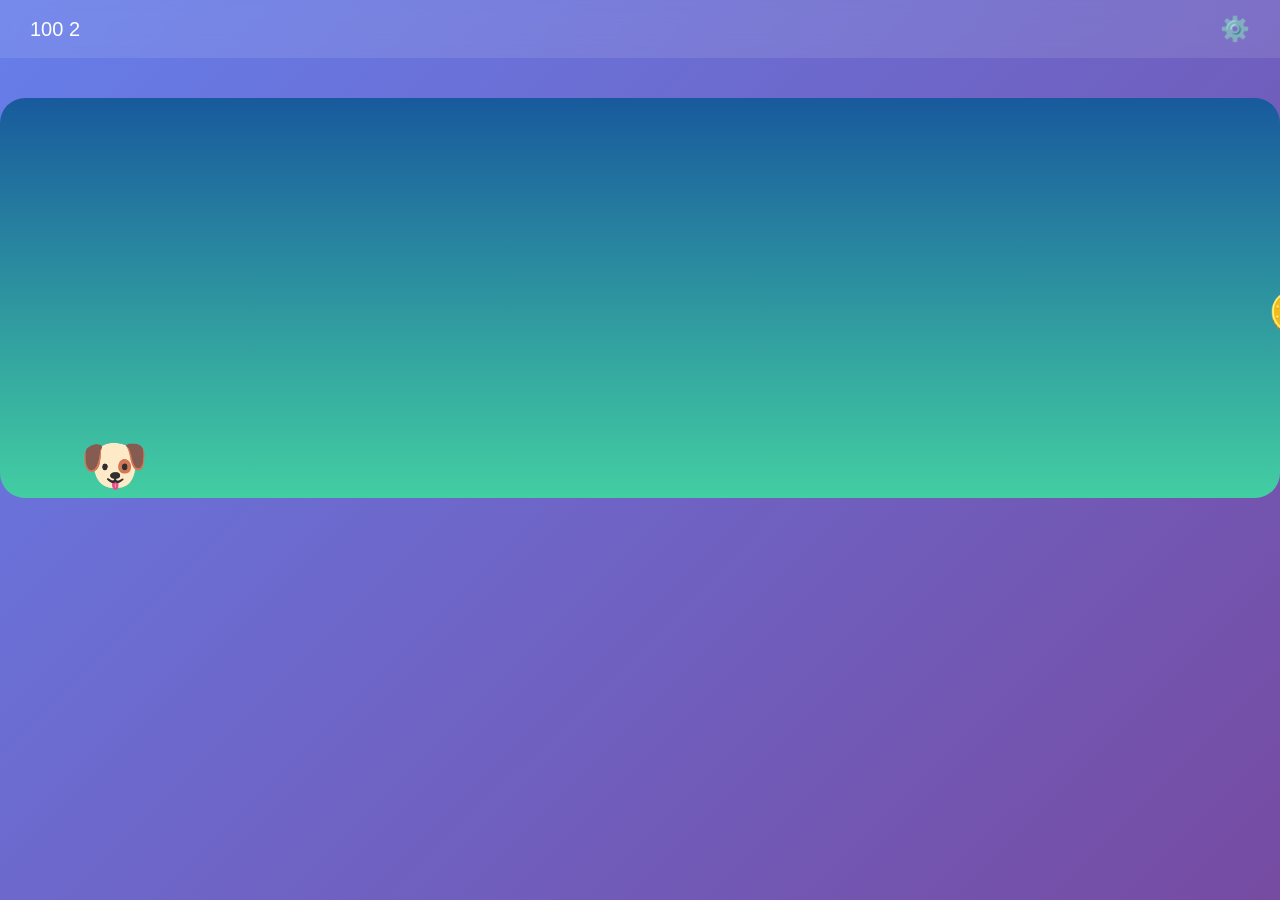
<file: animaldash/dash.html>
<!DOCTYPE html>
<html>
<head>
    <title>Animal Dash</title>
    <meta name="viewport" content="width=device-width, initial-scale=1.0">
    <link rel="stylesheet" href="dash.css">

    <!-- Inline toggle-switch styles (reuse same pattern as memory.css) -->
    <style>
        /* Settings toggle rows */
        .settings-dropdown label.toggle {
            display: flex;
            justify-content: space-between;
            align-items: center;
            font-size: 14px;
            font-weight: 600;
            color: white;
            margin-bottom: 14px;
            cursor: default;
        }

        /* Toggle wrapper */
        .toggle-wrap {
            position: relative;
            display: inline-block;
            width: 44px;
            height: 24px;
            flex-shrink: 0;
        }

        .toggle-wrap input[type="checkbox"] {
            opacity: 0;
            width: 0;
            height: 0;
            position: absolute;
        }

        /* Track */
        .toggle-wrap .slider {
            position: absolute;
            inset: 0;
            background: rgba(255,255,255,0.25);
            border-radius: 34px;
            cursor: pointer;
            transition: background 0.3s;
            border: 1px solid rgba(255,255,255,0.35);
        }

        /* Knob */
        .toggle-wrap .slider::before {
            content: "";
            position: absolute;
            width: 18px;
            height: 18px;
            left: 3px;
            top: 50%;
            transform: translateY(-50%);
            background: white;
            border-radius: 50%;
            transition: transform 0.3s, box-shadow 0.3s;
            box-shadow: 0 1px 4px rgba(0,0,0,0.25);
        }

        /* ON state */
        .toggle-wrap input:checked + .slider {
            background: #4ade80;
            border-color: #22c55e;
        }

        .toggle-wrap input:checked + .slider::before {
            transform: translateY(-50%) translateX(20px);
        }
    </style>
</head>
<body>

<input type="checkbox" id="settingsToggle" style="display:none;">

<div class="top-bar">
    <div class="left">
        <span id="coinDisplay">0</span>
        <span id="lifeDisplay">2</span>
    </div>
    <div class="right">
        <label for="settingsToggle" class="icon-btn">⚙️</label>
    </div>
</div>

<div class="settings-dropdown">
    <h3 style="margin-bottom:15px; text-align:center; color:white;">⚙️ Settings</h3>

    <label class="toggle">
        🎵 BGM
        <span class="toggle-wrap">
            <input type="checkbox" checked onchange="setBGMMuted(!this.checked)">
            <span class="slider"></span>
        </span>
    </label>

    <label class="toggle">
        🔊 Sound FX
        <span class="toggle-wrap">
            <input type="checkbox" checked onchange="sfx.setMuted(!this.checked)">
            <span class="slider"></span>
        </span>
    </label>

    <a href="../index.html" class="menu-btn">🏠 Back To Menu</a>
</div>

<div class="game-wrapper">
    <div class="game" id="game">
        <div id="player"></div>
    </div>
</div>

<div id="customAlert" class="confirm-overlay">
    <div class="confirm-box">
        <div class="confirm-icon"></div>
        <h3></h3>
        <p id="alertMessage"></p>
        <div class="confirm-btns">
            <button class="confirm-no" onclick="closeAlert()" style="background:#4caf50; width:100%;">OK</button>
        </div>
    </div>
</div>

<script src="dash.js"></script>
</body>
</html>
</file>
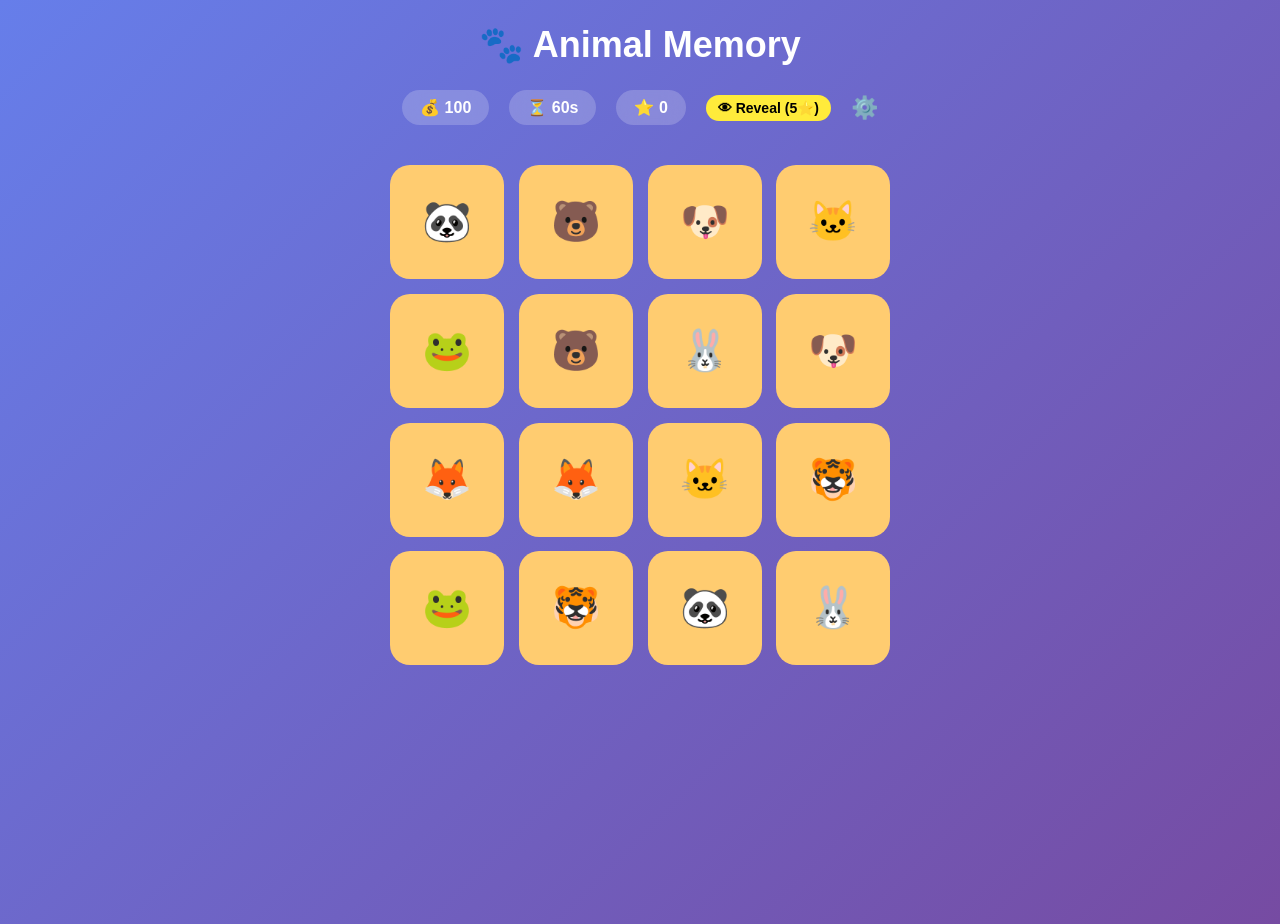
<file: animalmemory/memory.html>
<!DOCTYPE html>
<html lang="en">
<head>
    <meta charset="UTF-8">
    <meta name="viewport" content="width=device-width, initial-scale=1.0">
    <title>Animal Memory</title>
    <link rel="stylesheet" href="memory.css">
</head>
<body>

<!-- Settings Button ကို နှိပ်ရင် toggleSettings() ခေါ်ဖို့ အဆင်သင့်ပါပဲ -->
<div class="game-header">
    <h1>🐾 Animal Memory</h1>
    <div class="top-bar">
        <div class="stat" id="coinValue">💰 100</div>
        <div class="stat" id="timerDisplay">⏳ 60s</div>
        <div class="stat">⭐ <span id="stars">0</span></div>
        <button class="booster-btn" onclick="useEyeBooster()">👁 Reveal (5⭐)</button>
        <label class="settings-icon" style="cursor:pointer;" onclick="toggleSettings()">⚙️</label>
    </div>
</div>

<!-- Settings Panel ကို အောက်ပါအတိုင်း ပြင်ပါ -->
<div class="settings-panel">
    <h3>⚙️ Settings</h3>
    
    <div class="settings-row">
        <span>🎵 BGM</span>
        <span class="toggle-wrap">
            <!-- ID ကို bgmToggle လို့ ပေးထားပါတယ် -->
            <input type="checkbox" id="bgmToggle" checked onchange="setBGMMuted(!this.checked)">
            <label for="bgmToggle" class="slider"></label>
        </span>
    </div>

    <div class="settings-row">
        <span>🔊 Sound FX</span>
        <span class="toggle-wrap">
            <!-- ID ကို sfxToggle လို့ ပြောင်းထားပြီး function ကိုလည်း sfx.setMuted ပြောင်းထားပါတယ် -->
            <input type="checkbox" id="sfxToggle" checked onchange="sfx.setMuted(!this.checked)">
            <label for="sfxToggle" class="slider"></label>
        </span>
    </div>

    <a href="../index.html" class="menu-btn">🏠 Back To Menu</a>
</div>

<div class="board" id="board"></div>

<div id="resultBox" class="result-box hidden">
    <h2>🎉 Victory!</h2>
    <p id="finalScore"></p>
    <button onclick="location.reload()">🔄 Play Again</button>
</div>

<script src="memory.js"></script>
</body>
</html>
</file>
<file: animaldash/dash.css>
*{
    margin:0;
    padding:0;
    box-sizing:border-box;
    font-family:'Segoe UI',sans-serif;
}
body{
    background:linear-gradient(135deg,#667eea,#764ba2);
    height:100vh;
    overflow:hidden;
    color:white;
}
/* ===== TOP BAR ===== */
.top-bar{
    display:flex;
    justify-content:space-between;
    align-items:center;
    padding:15px 30px;
    background:rgba(255,255,255,0.1);
    backdrop-filter:blur(10px);
    font-size:20px;
}
.icon-btn{
    cursor:pointer;
    font-size:24px;
}
/* ===== GAME AREA ===== */
.game-wrapper{
    display:flex;
    justify-content:center;
    margin-top:20px;
}
#game {
    position: relative;
    width: 100%; /* (သို့) 900px */
    height: 400px;
    background: linear-gradient(to top,#43cea2,#185a9d);
    border-radius: 25px;
    overflow: hidden;
    margin: 20px auto;
}
#player{
    position:absolute;
    bottom:0;
    left:80px;
    font-size:55px;
}
.obstacle,.coin{
    position:absolute;
    bottom:0;
    font-size:40px;
}
.coin{
    bottom:120px;
}
/* ===== MODAL ===== */
.overlay{
    position:fixed;
    inset:0;
    background:rgba(0,0,0,0.6);
    display:none;
    justify-content:center;
    align-items:center;
}
.overlay.show{
    display:flex;
}
.modal{
    background:white;
    color:black;
    padding:40px;
    border-radius:20px;
    text-align:center;
    width:350px;
    animation:pop 0.3s ease;
}
.modal button{
    padding:12px 30px;
    margin:10px;
    border:none;
    border-radius:30px;
    cursor:pointer;
}
#restartBtn{
    background:#ff4d4d;
    color:white;
}
#continueBtn{
    background:#4caf50;
    color:white;
}
@keyframes pop{
    from{transform:scale(0.6);}
    to{transform:scale(1);}
}
/* ===== SETTINGS ===== */
/* Hide Toggle */
#settingsToggle{
    display:none;
}

/* Settings Overlay */
.settings{
    position:fixed;
    inset:0;
    background:rgba(0,0,0,0.6);
    display:none;
    justify-content:center;
    align-items:center;
}

/* ✅ OPEN WHEN CHECKED */
#settingsToggle:checked ~ .settings{
    display:flex;
}

/* Settings Box */
/* ✅ SETTINGS DROPDOWN (အခုလိုလေး ပြင်ပေးပါ) */
.settings-dropdown {
    position: absolute; top: 60px; right: 20px;
    background: rgba(255, 255, 255, 0.15); /* Glass Effect */
    backdrop-filter: blur(15px);
    border: 1px solid rgba(255, 255, 255, 0.2);
    padding: 20px; border-radius: 20px;
    width: 240px; display: none;
    box-shadow: 0 10px 30px rgba(0,0,0,0.3);
    z-index: 1000;
}

#settingsToggle:checked ~ .settings-dropdown { display: block; }

.toggle { 
    display: flex; justify-content: space-between; 
    margin-bottom: 15px; color: white; font-weight: bold; 
}


/* Game Over Box အလှဆင်ခြင်း */
/* ✅ CONFIRM OVERLAY (ကျောပြင် Blur) */
.confirm-overlay {
    position: fixed; inset: 0;
    background: rgba(0, 0, 0, 0.6);
    backdrop-filter: blur(8px); /* အနောက်ကို blur ပေးမယ် */
    display: none; justify-content: center; align-items: center;
    z-index: 2000;
}

/* ✅ MAIN BOX (Glassmorphism effect) */
.confirm-box {
    background: rgba(255, 255, 255, 0.1); /* မှန်ကြည်ရောင် */
    backdrop-filter: blur(15px);
    border: 2px solid rgba(255, 255, 255, 0.2);
    border-radius: 25px;
    padding: 35px; width: 330px; text-align: center;
    box-shadow: 0 20px 50px rgba(0,0,0,0.5);
    color: white;
    animation: confirmPop 0.4s cubic-bezier(0.175, 0.885, 0.32, 1.275);
}

@keyframes confirmPop { from { transform: scale(0.7); opacity: 0; } to { transform: scale(1); opacity: 1; } }

/* ✅ ICON & TEXT */
.confirm-icon { font-size: 55px; margin-bottom: 15px; display: block; }
.confirm-box h3 { font-size: 26px; margin-bottom: 10px; font-weight: bold; letter-spacing: 1px; }
.confirm-box p { font-size: 16px; opacity: 0.9; margin-bottom: 25px; }

/* ✅ OK BUTTON (Gradient Style) */
.confirm-btns { display: flex; justify-content: center; }
.confirm-btns .confirm-no {
    width: 100%; height: 50px;
    background: linear-gradient(45deg, #4caf50, #2e7d32); /* အစိမ်းရောင် gradient */
    color: white; border: none; border-radius: 50px;
    font-size: 16px; font-weight: bold; text-transform: uppercase;
    cursor: pointer; transition: 0.3s;
    box-shadow: 0 5px 15px rgba(76, 175, 80, 0.4);
}

.confirm-btns .confirm-no:hover {
    transform: scale(1.05);
    background: linear-gradient(45deg, #2e7d32, #1b5e20);
}

/* Menu Button လှလှလေး */
.menu-btn {
    display: block;
    width: 100%;
    padding: 12px;
    margin-top: 15px;
    border-radius: 10px;
    background: linear-gradient(45deg, #00c6ff, #0072ff); /* လှပတဲ့ အရောင်တောက်တောက် */
    color: white;
    text-align: center;
    text-decoration: none;
    font-weight: bold;
    transition: 0.3s;
}

.menu-btn:hover {
    transform: scale(1.03);
    background: linear-gradient(45deg, #0072ff, #00c6ff);
}


/* ===== RESPONSIVE ===== */
@media(max-width:900px){
    .game{
        width:95%;
        height:350px;
    }
}

.close-settings-btn{
    width:100%;
    padding:12px;
    margin-top:20px;
    border:none;
    border-radius:25px;
    background:#4caf50;
    color:white;
    font-size:16px;
    font-weight:bold;
    cursor:pointer;
    transition:0.3s;
}
.close-settings-btn:hover{
    background:#45a049;
    transform:scale(1.05);
}

/* ===== NO-JS STATIC FALLBACK ===== */
.static-note{
    text-align:center;
    margin-top:30px;
    font-size:16px;
    opacity:0.85;
    padding:0 20px;
}
.static-game{
    position:relative;
    width:900px;
    height:400px;
    background:linear-gradient(to top,#43cea2,#185a9d);
    border-radius:25px;
    overflow:hidden;
    box-shadow:0 15px 40px rgba(0,0,0,0.4);
    margin:20px auto 0;
}
.static-player{
    position:absolute;
    bottom:0;
    left:80px;
    font-size:55px;
}
.static-obstacle{
    position:absolute;
    bottom:0;
    right:120px;
    font-size:40px;
}
.static-coin{
    position:absolute;
    bottom:120px;
    right:300px;
    font-size:40px;
}
@media(max-width:900px){
    .static-game{ width:95%; height:350px; }
}
</file>
<file: animalmemory/memory.css>
body{
    margin:0;
    font-family:'Segoe UI',sans-serif;
    background:linear-gradient(135deg,#667eea,#764ba2);
    text-align:center;
    color:white;
    height: 100vh; /* Screen အပြည့်ယူမယ် */
    overflow: hidden; /* Scroll bar တွေကို ဖျောက်ပစ်မယ် */
}

/* Header */
.game-header{
    margin-top:20px;
}

h1{
    font-size:36px;
}

/* Top Bar */
.top-bar{
    display:flex;
    justify-content:center;
    gap:20px;
    align-items:center;
}

.stat{
    background:rgba(255,255,255,0.2);
    padding:8px 18px;
    border-radius:25px;
    backdrop-filter:blur(10px);
    font-weight:bold;
}

/* Settings Icon */
.settings-icon{
    cursor:pointer;
    font-size:22px;
    position:relative;
    z-index:300;
}

/* Settings Panel */
.settings-panel {
    position: fixed;
    top: 150px;
    right: calc(50% - min(300px, 48vw));
    width: 220px;
    padding: 20px;
    border-radius: 20px;
    background: rgba(255,255,255,0.18);
    backdrop-filter: blur(18px);
    -webkit-backdrop-filter: blur(18px);
    color: white;
    z-index: 1000;
    box-shadow: 0 8px 25px rgba(0,0,0,0.2);
    border: 1px solid rgba(255,255,255,0.3);
    
    /* Display:none အစား opacity သုံးပါမယ် (Animation ချောစေဖို့) */
    opacity: 0;
    pointer-events: none;
    transform: translateY(-20px);
    transition: all 0.3s ease;
}

/* Panel ပေါ်လာတဲ့အခြေအနေ */
.settings-panel.show {
    opacity: 1;
    pointer-events: auto;
    transform: translateY(0);
}

.settings-panel h3 {
    margin: 0 0 16px 0;
    font-size: 16px;
    letter-spacing: 0.5px;
}

/* Each settings row */
.settings-row {
    display: flex;
    justify-content: space-between;
    align-items: center;
    font-size: 14px;
    font-weight: 600;
    margin-bottom: 14px;
}

/* =====================
   TOGGLE SWITCH STYLE
   ===================== */
.toggle-wrap {
    position: relative;
    display: inline-block;
    width: 44px;
    height: 24px;
    flex-shrink: 0;
}

.toggle-wrap input[type="checkbox"] {
    opacity: 0;
    width: 0;
    height: 0;
    position: absolute;
}

/* The slider track */
.toggle-wrap .slider {
    position: absolute;
    inset: 0;
    background: rgba(255,255,255,0.25);
    border-radius: 34px;
    cursor: pointer;
    transition: background 0.3s;
    border: 1px solid rgba(255,255,255,0.35);
}

/* The slider knob */
.toggle-wrap .slider::before {
    content: "";
    position: absolute;
    width: 18px;
    height: 18px;
    left: 3px;
    top: 50%;
    transform: translateY(-50%);
    background: white;
    border-radius: 50%;
    transition: transform 0.3s, box-shadow 0.3s;
    box-shadow: 0 1px 4px rgba(0,0,0,0.25);
}

/* Checked state — green track */
.toggle-wrap input:checked + .slider {
    background: #4ade80;
    border-color: #22c55e;
}

/* Checked state — knob slides right */
.toggle-wrap input:checked + .slider::before {
    transform: translateY(-50%) translateX(20px);
}

/* ===================== */

.menu-btn{
    display:block;
    text-align:center;
    padding:8px;
    border-radius:15px;
    background:#0084ff;
    color:white;
    text-decoration:none;
    margin-top:10px;
    font-weight:600;
    font-size:14px;
    transition: background 0.2s, transform 0.2s;
}

.menu-btn:hover{
    background:#005ecb;
    transform:scale(1.05);
}

/* Show panel */
.settings-panel.show {
    display: block !important;
    animation: fadeIn 0.3s ease;
}

@keyframes fadeIn{
    from{opacity:0; transform:translateY(-10px);}
    to{opacity:1; transform:translateY(0);}
}

/* =====================
   BOARD
   ===================== */
.board {
    display: grid;
    grid-template-columns: repeat(4, 1fr);
    gap: 15px;
    justify-content: center;
    max-width: 500px;
    margin: 40px auto;
}

.booster-btn {
    background: #ffeb3b;
    border: none;
    padding: 5px 12px;
    border-radius: 15px;
    cursor: pointer;
    font-weight: bold;
    font-size: 14px;
    transition: 0.3s;
}

.booster-btn:hover {
    transform: scale(1.1);
    background: #fdd835;
}

/* Hide board checkboxes */
.board input{
    display:none;
}

.card {
    width: 100%;
    height: 100%;
    perspective: 1000px;
    cursor: pointer;
    display: block;
}

.card-container {
    width: 100%;
    aspect-ratio: 1/1;
}

.inner{
    width:100%;
    height:100%;
    position:relative;
    transform-style:preserve-3d;
    transition:transform 0.6s;
}

.front,
.back{
    position:absolute;
    width:100%;
    height:100%;
    border-radius:20px;
    display:flex;
    align-items:center;
    justify-content:center;
    font-size:40px;
    backface-visibility:hidden;
}

.front{
    background:white;
    color:black;
}

.back{
    background:#ffcc70;
    transform:rotateY(180deg);
}

/* Flip on checkbox check */
input:checked + .card .inner {
    transform: rotateY(180deg);
}

/* Matched card stays flipped */
.card.matched .inner {
    transform: rotateY(180deg) !important;
    animation: shakeEffect 0.5s ease-in-out;
    border: 3px solid #4CAF50;
    border-radius: 20px;
    box-shadow: 0 0 15px rgba(76,175,80,0.5);
}

.card.matched {
    opacity: 0.8;
    pointer-events: none;
}

.card:hover .inner{
    transform:scale(1.05);
}

@keyframes shakeEffect {
    0%   { transform: rotateY(180deg) scale(1); }
    25%  { transform: rotateY(180deg) scale(1.1) translateX(-7px); }
    50%  { transform: rotateY(180deg) scale(1.1) translateX(7px); }
    75%  { transform: rotateY(180deg) scale(1.1) translateX(-7px); }
    100% { transform: rotateY(180deg) scale(1); }
}

/* =====================
   RESULT BOX
   ===================== */
.result-box {
    position: fixed;
    top: 50%;
    left: 50%;
    transform: translate(-50%, -50%);
    background: rgba(255,255,255,0.95);
    padding: 30px;
    border-radius: 25px;
    box-shadow: 0 10px 40px rgba(0,0,0,0.5);
    text-align: center;
    color: #333;
    z-index: 2000;
    width: 280px;
}

.result-box h2 { color: #764ba2; margin-top: 0; }

.result-box button {
    background: #667eea;
    color: white;
    border: none;
    padding: 10px 20px;
    border-radius: 15px;
    cursor: pointer;
    font-weight: bold;
    margin-top: 15px;
}

.hidden { display: none !important; }
</file>
